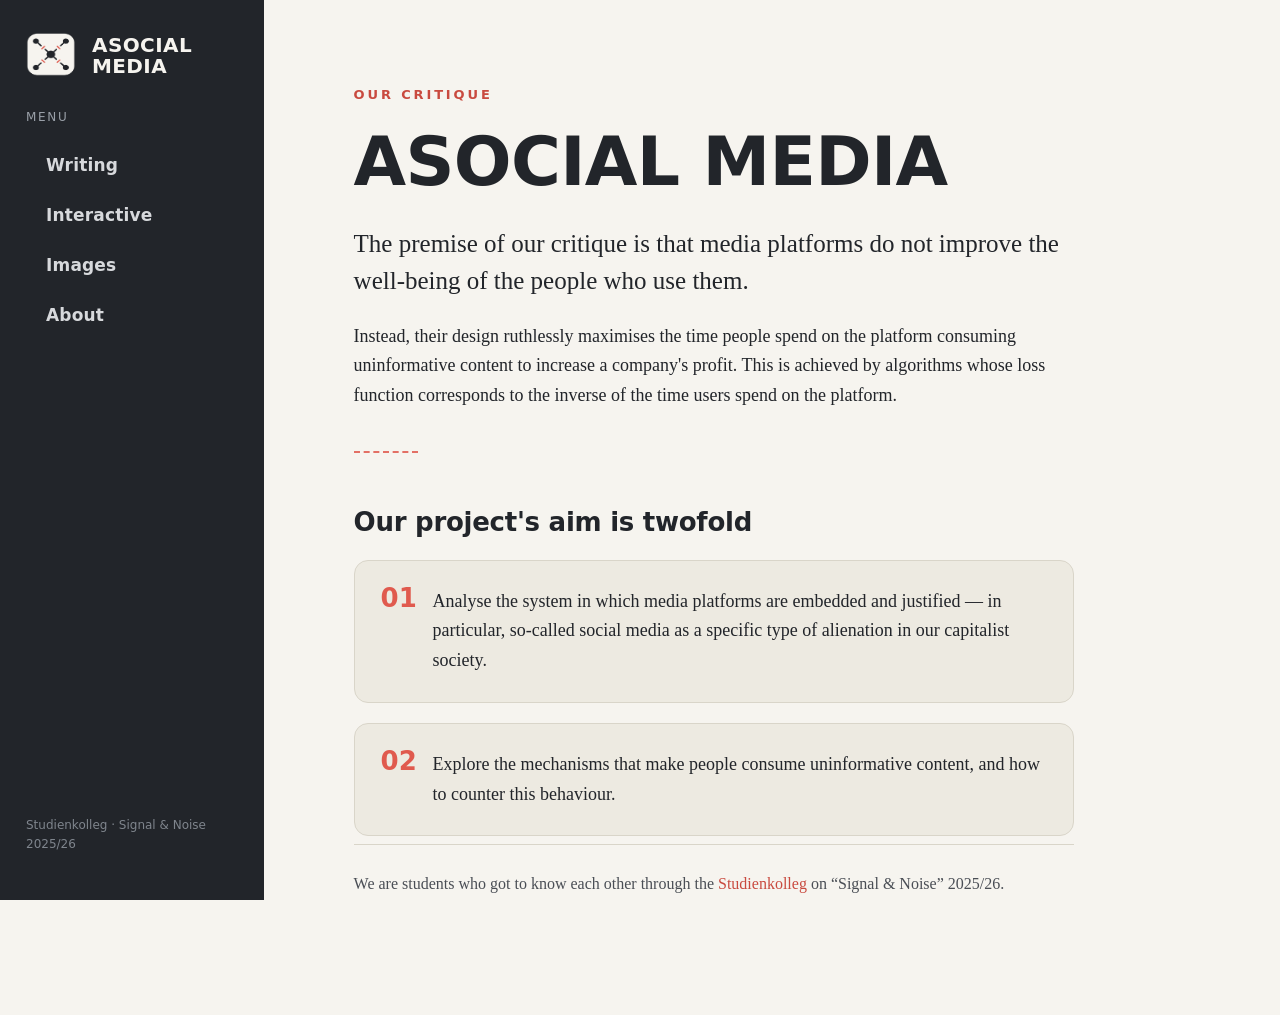
<file: index.html>
<!DOCTYPE html>
<html lang="en">
<head>
  <meta charset="UTF-8" />
  <meta name="viewport" content="width=device-width, initial-scale=1.0" />
  <title>ASOCIAL MEDIA</title>
  <meta name="description" content="A student critique of media platforms: how their design maximises time-on-platform for profit, and how to counter it." />
  <link rel="icon" type="image/png" href="images/asocial_media_icon.png" />
  <link rel="stylesheet" href="styles.css" />
</head>
<body>
  <aside class="sidebar">
    <a class="brand" href="index.html">
      <img class="brand__icon" src="images/asocial_media_icon.png" alt="Asocial Media icon" />
      <h1 class="brand__title"><span>Asocial</span><span>Media</span></h1>
    </a>

    <p class="sidebar__tag">Menu</p>
    <nav class="nav">
      <a href="writing/">Writing</a>
      <a href="interactive/">Interactive</a>
      <a href="images/">Images</a>
      <a href="about/">About</a>
    </nav>

    <p class="sidebar__foot">Studienkolleg &middot; Signal &amp; Noise 2025/26</p>
  </aside>

  <main class="content">
    <div class="page">
      <p class="eyebrow">Our critique</p>
      <h1 class="headline">Asocial Media</h1>

      <p class="lede">
        The premise of our critique is that media platforms do not improve the
        well-being of the people who use them.
      </p>

      <p>
        Instead, their design ruthlessly maximises the time people spend on the
        platform consuming uninformative content to increase a company's profit.
        This is achieved by algorithms whose loss function corresponds to the
        inverse of the time users spend on the platform.
      </p>

      <hr class="rule" />

      <h2>Our project's aim is twofold</h2>
      <ol class="aims">
        <li>
          <p>
            Analyse the system in which media platforms are embedded and
            justified &mdash; in particular, so-called social media as a specific type of
            alienation in our capitalist society.
          </p>
        </li>
        <li>
          <p>
            Explore the mechanisms that make people consume uninformative
            content, and how to counter this behaviour.
          </p>
        </li>
      </ol>

      <p class="note">
        We are students who got to know each other through the
        <a href="https://uni-tuebingen.de/en/forschung/zentren-und-institute/tuebinger-forum-fuer-wissenschaftskulturen-tfw/studienkolleg/archiv/studienkolleg-20252026/"
           target="_blank" rel="noopener">Studienkolleg</a>
        on &ldquo;Signal &amp; Noise&rdquo; 2025/26.
      </p>
    </div>
  </main>
</body>
</html>
</file>
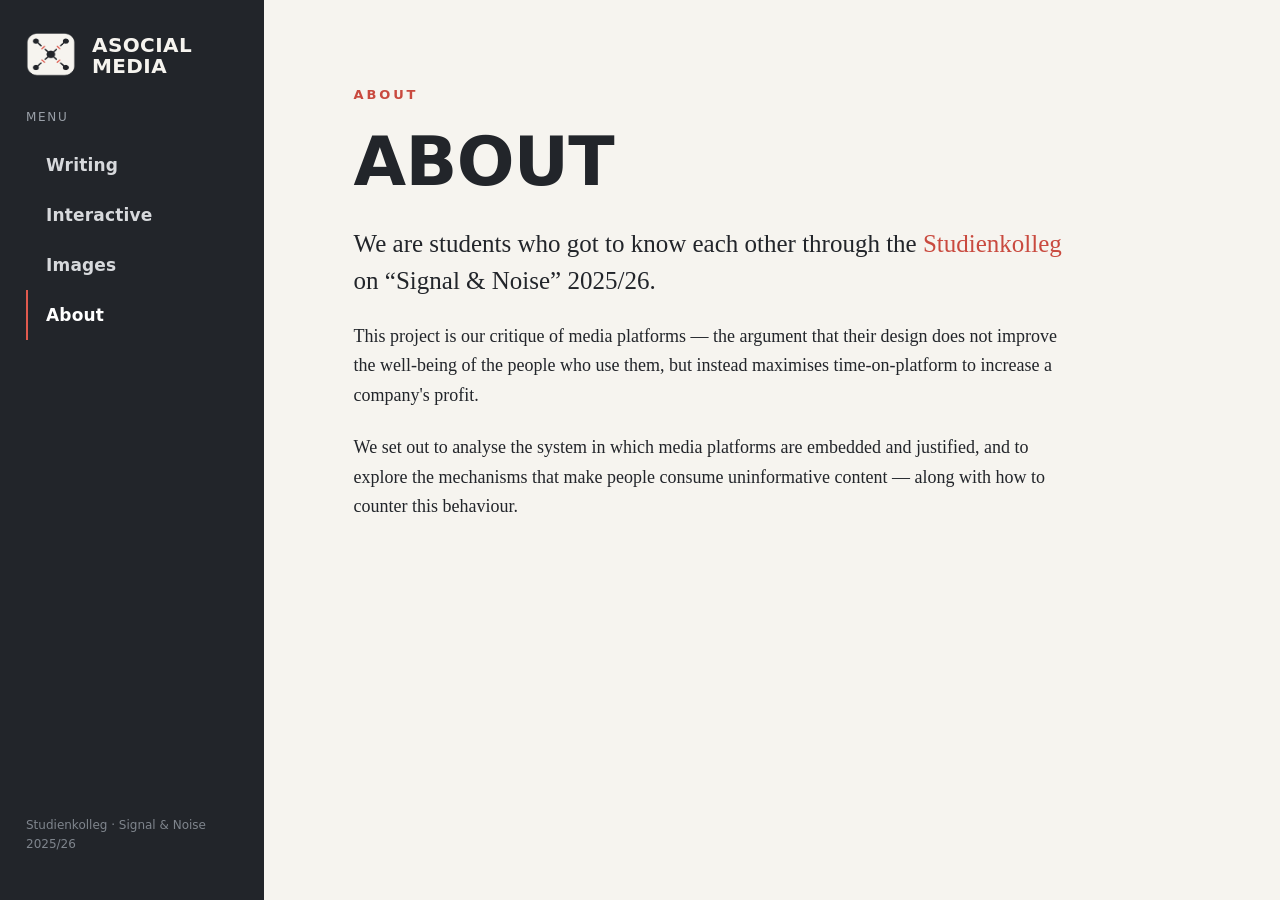
<file: about/index.html>
<!DOCTYPE html>
<html lang="en">
<head>
  <meta charset="UTF-8" />
  <meta name="viewport" content="width=device-width, initial-scale=1.0" />
  <title>About — ASOCIAL MEDIA</title>
  <link rel="icon" type="image/png" href="../images/asocial_media_icon.png" />
  <link rel="stylesheet" href="../styles.css" />
</head>
<body>
  <aside class="sidebar">
    <a class="brand" href="../index.html">
      <img class="brand__icon" src="../images/asocial_media_icon.png" alt="Asocial Media icon" />
      <h1 class="brand__title"><span>Asocial</span><span>Media</span></h1>
    </a>

    <p class="sidebar__tag">Menu</p>
    <nav class="nav">
      <a href="../writing/">Writing</a>
      <a href="../interactive/">Interactive</a>
      <a href="../images/">Images</a>
      <a href="../about/" aria-current="page">About</a>
    </nav>

    <p class="sidebar__foot">Studienkolleg &middot; Signal &amp; Noise 2025/26</p>
  </aside>

  <main class="content">
    <div class="page">
      <p class="eyebrow">About</p>
      <h1 class="headline">About</h1>
      <p class="lede">
        We are students who got to know each other through the
        <a href="https://uni-tuebingen.de/en/forschung/zentren-und-institute/tuebinger-forum-fuer-wissenschaftskulturen-tfw/studienkolleg/archiv/studienkolleg-20252026/"
           target="_blank" rel="noopener">Studienkolleg</a>
        on &ldquo;Signal &amp; Noise&rdquo; 2025/26.
      </p>
      <p>
        This project is our critique of media platforms &mdash; the argument that
        their design does not improve the well-being of the people who use them,
        but instead maximises time-on-platform to increase a company's profit.
      </p>
      <p>
        We set out to analyse the system in which media platforms are embedded
        and justified, and to explore the mechanisms that make people consume
        uninformative content &mdash; along with how to counter this behaviour.
      </p>
    </div>
  </main>
</body>
</html>
</file>
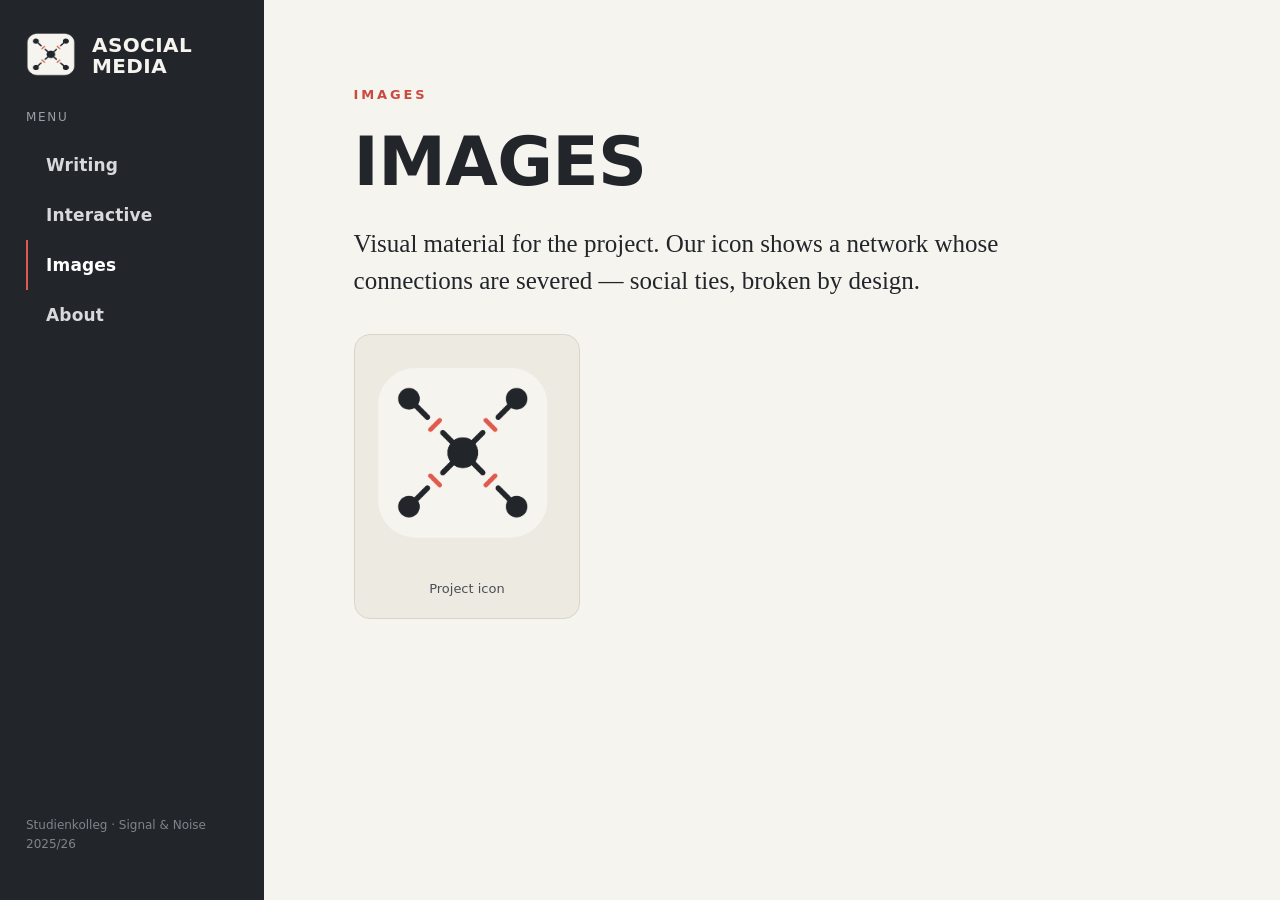
<file: images/index.html>
<!DOCTYPE html>
<html lang="en">
<head>
  <meta charset="UTF-8" />
  <meta name="viewport" content="width=device-width, initial-scale=1.0" />
  <title>Images — ASOCIAL MEDIA</title>
  <link rel="icon" type="image/png" href="asocial_media_icon.png" />
  <link rel="stylesheet" href="../styles.css" />
</head>
<body>
  <aside class="sidebar">
    <a class="brand" href="../index.html">
      <img class="brand__icon" src="asocial_media_icon.png" alt="Asocial Media icon" />
      <h1 class="brand__title"><span>Asocial</span><span>Media</span></h1>
    </a>

    <p class="sidebar__tag">Menu</p>
    <nav class="nav">
      <a href="../writing/">Writing</a>
      <a href="../interactive/">Interactive</a>
      <a href="../images/" aria-current="page">Images</a>
      <a href="../about/">About</a>
    </nav>

    <p class="sidebar__foot">Studienkolleg &middot; Signal &amp; Noise 2025/26</p>
  </aside>

  <main class="content">
    <div class="page">
      <p class="eyebrow">Images</p>
      <h1 class="headline">Images</h1>
      <p class="lede">
        Visual material for the project. Our icon shows a network whose
        connections are severed &mdash; social ties, broken by design.
      </p>
      <div class="gallery">
        <figure>
          <img src="asocial_media_icon.png" alt="Asocial Media icon — a broken network of nodes" />
          <figcaption>Project icon</figcaption>
        </figure>
      </div>
    </div>
  </main>
</body>
</html>
</file>
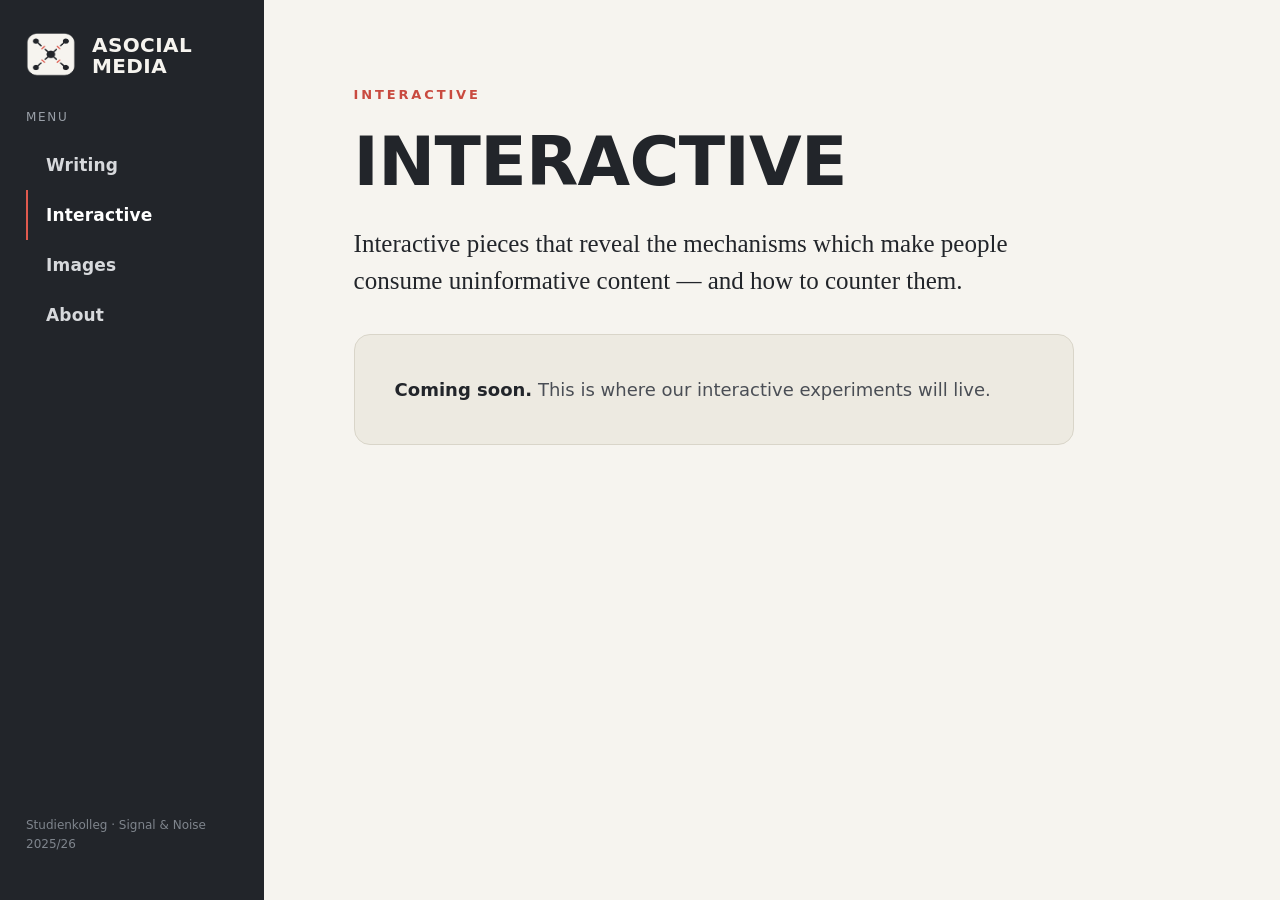
<file: interactive/index.html>
<!DOCTYPE html>
<html lang="en">
<head>
  <meta charset="UTF-8" />
  <meta name="viewport" content="width=device-width, initial-scale=1.0" />
  <title>Interactive — ASOCIAL MEDIA</title>
  <link rel="icon" type="image/png" href="../images/asocial_media_icon.png" />
  <link rel="stylesheet" href="../styles.css" />
</head>
<body>
  <aside class="sidebar">
    <a class="brand" href="../index.html">
      <img class="brand__icon" src="../images/asocial_media_icon.png" alt="Asocial Media icon" />
      <h1 class="brand__title"><span>Asocial</span><span>Media</span></h1>
    </a>

    <p class="sidebar__tag">Menu</p>
    <nav class="nav">
      <a href="../writing/">Writing</a>
      <a href="../interactive/" aria-current="page">Interactive</a>
      <a href="../images/">Images</a>
      <a href="../about/">About</a>
    </nav>

    <p class="sidebar__foot">Studienkolleg &middot; Signal &amp; Noise 2025/26</p>
  </aside>

  <main class="content">
    <div class="page">
      <p class="eyebrow">Interactive</p>
      <h1 class="headline">Interactive</h1>
      <p class="lede">
        Interactive pieces that reveal the mechanisms which make people consume
        uninformative content &mdash; and how to counter them.
      </p>
      <div class="placeholder">
        <strong>Coming soon.</strong> This is where our interactive experiments will live.
      </div>
    </div>
  </main>
</body>
</html>
</file>
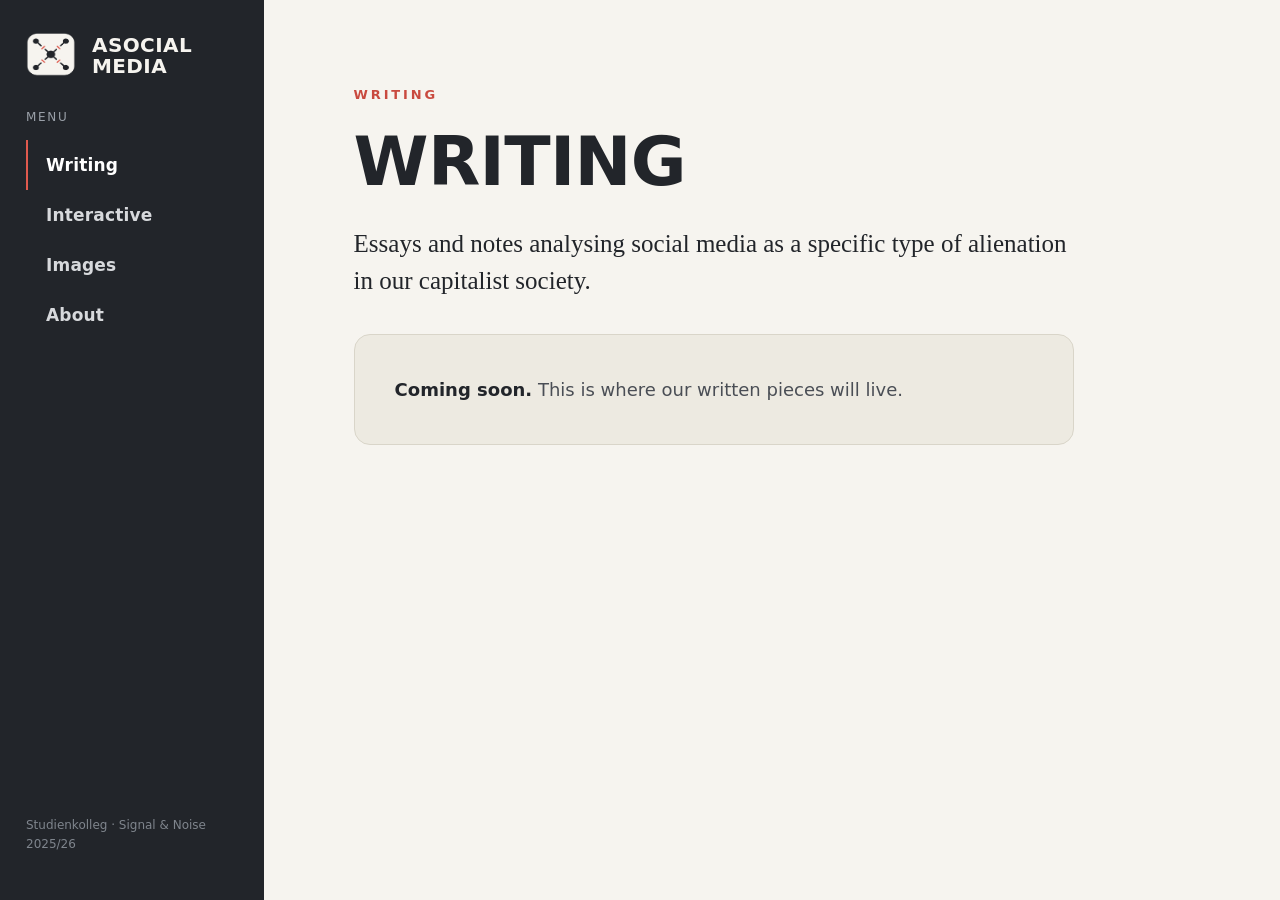
<file: writing/index.html>
<!DOCTYPE html>
<html lang="en">
<head>
  <meta charset="UTF-8" />
  <meta name="viewport" content="width=device-width, initial-scale=1.0" />
  <title>Writing — ASOCIAL MEDIA</title>
  <link rel="icon" type="image/png" href="../images/asocial_media_icon.png" />
  <link rel="stylesheet" href="../styles.css" />
</head>
<body>
  <aside class="sidebar">
    <a class="brand" href="../index.html">
      <img class="brand__icon" src="../images/asocial_media_icon.png" alt="Asocial Media icon" />
      <h1 class="brand__title"><span>Asocial</span><span>Media</span></h1>
    </a>

    <p class="sidebar__tag">Menu</p>
    <nav class="nav">
      <a href="../writing/" aria-current="page">Writing</a>
      <a href="../interactive/">Interactive</a>
      <a href="../images/">Images</a>
      <a href="../about/">About</a>
    </nav>

    <p class="sidebar__foot">Studienkolleg &middot; Signal &amp; Noise 2025/26</p>
  </aside>

  <main class="content">
    <div class="page">
      <p class="eyebrow">Writing</p>
      <h1 class="headline">Writing</h1>
      <p class="lede">
        Essays and notes analysing social media as a specific type of alienation
        in our capitalist society.
      </p>
      <div class="placeholder">
        <strong>Coming soon.</strong> This is where our written pieces will live.
      </div>
    </div>
  </main>
</body>
</html>
</file>
<file: styles.css>
/* ==========================================================================
   ASOCIAL MEDIA — shared styles
   Palette sampled from the project icon:
   paper #f6f4ef · ink #22252a · coral #e05a4e
   ========================================================================== */

:root {
  --paper:      #f6f4ef;
  --paper-soft: #edeae1;
  --ink:        #22252a;
  --ink-soft:   #4a4e55;
  --coral:      #e05a4e;
  --coral-dim:  #c94a3f;
  --line:       #d9d5c9;

  --sidebar-w: 264px;

  --serif: "Iowan Old Style", "Palatino Linotype", "Georgia", "Times New Roman", serif;
  --sans:  "Helvetica Neue", "Inter", system-ui, -apple-system, "Segoe UI", Arial, sans-serif;
}

* { box-sizing: border-box; }

html { -webkit-text-size-adjust: 100%; }

body {
  margin: 0;
  background: var(--paper);
  color: var(--ink);
  font-family: var(--serif);
  font-size: 18px;
  line-height: 1.65;
  -webkit-font-smoothing: antialiased;
  text-rendering: optimizeLegibility;
}

a { color: var(--coral-dim); text-decoration: none; }
a:hover { color: var(--coral); text-decoration: underline; text-underline-offset: 3px; }

/* ---------- Sidebar ------------------------------------------------------- */

.sidebar {
  position: fixed;
  top: 0; left: 0; bottom: 0;
  width: var(--sidebar-w);
  background: var(--ink);
  color: var(--paper);
  padding: 30px 26px 34px;
  display: flex;
  flex-direction: column;
  z-index: 10;
}

.brand {
  display: flex;
  align-items: center;
  gap: 14px;
  text-decoration: none;
  color: inherit;
}
.brand:hover { text-decoration: none; }

.brand__icon {
  width: 52px;
  height: 52px;
  border-radius: 13px;
  display: block;
  flex: 0 0 auto;
}

.brand__title {
  font-family: var(--sans);
  font-weight: 800;
  font-size: 20px;
  line-height: 1.05;
  letter-spacing: 0.02em;
  margin: 0;
  text-transform: uppercase;
}
.brand__title span { display: block; }

.sidebar__tag {
  font-family: var(--sans);
  font-size: 12px;
  letter-spacing: 0.14em;
  text-transform: uppercase;
  color: #9aa0a8;
  margin: 26px 0 12px;
}

/* ---------- Navigation ---------------------------------------------------- */

.nav { display: flex; flex-direction: column; }

.nav a {
  font-family: var(--sans);
  font-size: 17px;
  font-weight: 600;
  letter-spacing: 0.01em;
  color: #d7d9dc;
  padding: 11px 0 11px 18px;
  border-left: 2px solid transparent;
  transition: color .15s ease, border-color .15s ease, padding-left .15s ease;
}
.nav a:hover {
  color: #fff;
  text-decoration: none;
  border-left-color: var(--coral);
  padding-left: 22px;
}
.nav a[aria-current="page"] {
  color: #fff;
  border-left-color: var(--coral);
}

.sidebar__foot {
  margin-top: auto;
  padding-top: 24px;
  font-family: var(--sans);
  font-size: 12px;
  line-height: 1.6;
  color: #7f858d;
}

/* ---------- Main content -------------------------------------------------- */

.content {
  margin-left: var(--sidebar-w);
  min-height: 100vh;
  padding: 84px clamp(28px, 7vw, 120px) 96px;
}

.page { max-width: 720px; }

.eyebrow {
  font-family: var(--sans);
  font-size: 13px;
  font-weight: 700;
  letter-spacing: 0.22em;
  text-transform: uppercase;
  color: var(--coral-dim);
  margin: 0 0 18px;
}

h1.headline {
  font-family: var(--sans);
  font-weight: 800;
  font-size: clamp(38px, 6.5vw, 68px);
  line-height: 1.02;
  letter-spacing: -0.01em;
  text-transform: uppercase;
  margin: 0 0 28px;
}

h2 {
  font-family: var(--sans);
  font-weight: 800;
  font-size: 26px;
  letter-spacing: -0.01em;
  margin: 48px 0 16px;
}

.lede {
  font-size: clamp(20px, 2.6vw, 25px);
  line-height: 1.5;
  margin: 0 0 30px;
}

.content p { margin: 0 0 22px; }

/* Dashed coral rule — echoes the "broken connection" motif in the icon */
.rule {
  border: 0;
  border-top: 2px dashed var(--coral);
  width: 64px;
  margin: 40px 0;
  opacity: .85;
}

/* ---------- Aims (two-fold) ---------------------------------------------- */

.aims {
  list-style: none;
  counter-reset: aim;
  padding: 0;
  margin: 8px 0 8px;
  display: grid;
  gap: 20px;
}
.aims li {
  counter-increment: aim;
  position: relative;
  background: var(--paper-soft);
  border: 1px solid var(--line);
  border-radius: 14px;
  padding: 26px 28px 26px 78px;
}
.aims li::before {
  content: counter(aim, decimal-leading-zero);
  position: absolute;
  left: 26px; top: 24px;
  font-family: var(--sans);
  font-weight: 800;
  font-size: 26px;
  color: var(--coral);
  line-height: 1;
}
.aims p { margin: 0; }

/* ---------- Colophon / note ---------------------------------------------- */

.note {
  margin-top: 56px;
  padding-top: 26px;
  border-top: 1px solid var(--line);
  font-size: 16px;
  line-height: 1.6;
  color: var(--ink-soft);
}

/* ---------- Section-page placeholders ------------------------------------ */

.placeholder {
  margin-top: 34px;
  padding: 40px;
  background: var(--paper-soft);
  border: 1px solid var(--line);
  border-radius: 16px;
  font-family: var(--sans);
  color: var(--ink-soft);
}
.placeholder strong { color: var(--ink); }

/* Images gallery */
.gallery {
  display: grid;
  grid-template-columns: repeat(auto-fill, minmax(180px, 1fr));
  gap: 20px;
  margin-top: 34px;
}
.gallery figure {
  margin: 0;
  background: var(--paper-soft);
  border: 1px solid var(--line);
  border-radius: 16px;
  padding: 18px;
  text-align: center;
}
.gallery img {
  width: 100%;
  height: auto;
  border-radius: 12px;
  display: block;
}
.gallery figcaption {
  font-family: var(--sans);
  font-size: 13px;
  color: var(--ink-soft);
  margin-top: 12px;
}

/* ---------- Responsive ---------------------------------------------------- */

@media (max-width: 820px) {
  .sidebar {
    position: static;
    width: auto;
    flex-direction: column;
    padding: 20px 22px 24px;
  }
  .sidebar__tag { display: none; }
  .sidebar__foot { display: none; }
  .nav {
    flex-direction: row;
    flex-wrap: wrap;
    gap: 4px 10px;
    margin-top: 18px;
  }
  .nav a {
    padding: 8px 12px;
    border-left: 0;
    border-bottom: 2px solid transparent;
    border-radius: 8px;
  }
  .nav a:hover { padding-left: 12px; border-left: 0; border-bottom-color: var(--coral); background: rgba(255,255,255,.06); }
  .nav a[aria-current="page"] { border-left: 0; border-bottom-color: var(--coral); }
  .content {
    margin-left: 0;
    padding: 42px 24px 72px;
  }
}
</file>
